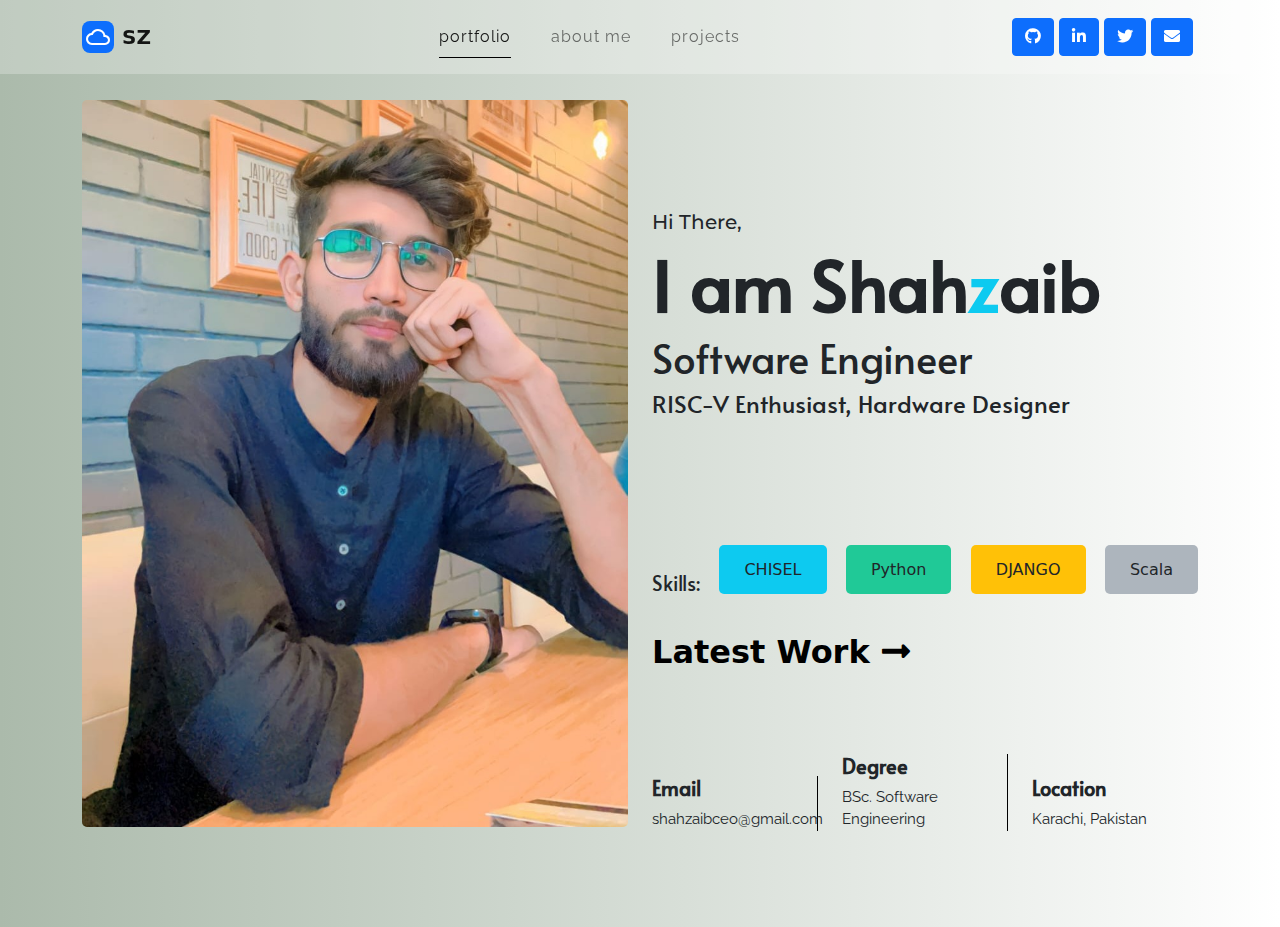
<file: index.html>
<!DOCTYPE html>
<html lang="en">

<head>
    <meta charset="utf-8">
    <meta name="viewport" content="width=device-width, initial-scale=1.0, shrink-to-fit=no">
    <title>potrfolio2</title>
    <link rel="stylesheet" href="assets/bootstrap/css/bootstrap.min.css">
    <link rel="stylesheet" href="https://fonts.googleapis.com/css?family=Alata&amp;display=swap">
    <link rel="stylesheet" href="https://fonts.googleapis.com/css?family=Alatsi&amp;display=swap">
    <link rel="stylesheet" href="https://fonts.googleapis.com/css?family=Heebo&amp;display=swap">
    <link rel="stylesheet" href="https://fonts.googleapis.com/css?family=Montserrat&amp;display=swap">
    <link rel="stylesheet" href="https://fonts.googleapis.com/css?family=Nunito:200,200i,300,300i,400,400i,600,600i,700,700i,800,800i,900,900i">
    <link rel="stylesheet" href="https://fonts.googleapis.com/css?family=Raleway&amp;display=swap">
    <link rel="stylesheet" href="https://fonts.googleapis.com/css?family=Ubuntu&amp;display=swap">
    <link rel="stylesheet" href="assets/fonts/fontawesome-all.min.css">
    <link rel="stylesheet" href="assets/fonts/material-icons.min.css">
    <link rel="stylesheet" href="https://cdnjs.cloudflare.com/ajax/libs/OwlCarousel2/2.3.4/assets/owl.carousel.min.css">
    <link rel="stylesheet" href="assets/css/Navbar-Centered-Brand-icons.css">
    <link rel="stylesheet" href="assets/css/News-Cards.css">
    <link rel="stylesheet" href="assets/css/OwlCarousel-2.css">
    <link rel="stylesheet" href="assets/css/s-product-catalog-product0.css">
    <link rel="stylesheet" href="assets/css/s-product-catalog-product1.css">
    <link rel="stylesheet" href="assets/css/s-product-catalog.css">
    <link rel="stylesheet" href="assets/css/styles.css">
</head>

<body>
    <nav class="navbar navbar-light navbar-expand-md py-3 fixed-top" style="background: rgba(255,255,255,0.25);">
        <div class="container"><a class="navbar-brand d-flex align-items-center" href="#"><span class="bs-icon-sm bs-icon-rounded bs-icon-primary d-flex justify-content-center align-items-center me-2 bs-icon" style="background: var(--bs-blue);"><i class="material-icons">cloud_queue</i></span><span style="font-weight: bold;">SZ</span></a><button data-bs-toggle="collapse" class="navbar-toggler" data-bs-target="#navcol-3"><span class="visually-hidden">Toggle navigation</span><span class="navbar-toggler-icon"></span></button>
            <div class="collapse navbar-collapse" id="navcol-3">
                <ul class="navbar-nav mx-auto">
                    <li class="nav-item"><a class="nav-link active" href="index.html">portfolio</a></li>
                    <li class="nav-item"><a class="nav-link" href="about.html">about me</a></li>
                    <li class="nav-item"><a class="nav-link" href="projects.html">projects</a></li>
                </ul><a href="https://github.com/shahzaibk23" target="_blank"><button class="btn btn-primary" type="button"><i class="fab fa-github"></i></button></a><a href="https://www.linkedin.com/in/shahzaib-kashif-2655a1178/" target="_blank"><button class="btn btn-primary" type="button"><i class="fab fa-linkedin-in"></i></button></a><a href="https://twitter.com/shahzaib_kash" target="_blank"><button class="btn btn-primary" type="button"><i class="fab fa-twitter"></i></button></a><a href="mailto:shahzaibceo@gmail.com"><button class="btn btn-primary" type="button"><i class="fas fa-envelope"></i></button></a>
            </div>
        </div>
    </nav>
    <section id="portfolio" style="/*display: none;*/padding-top: 100px;background: linear-gradient(to right, #abbaab, #ffffff);padding-bottom: 100px;">
        <div class="container">
            <div class="row">
                <div class="col-md-6"><img src="assets/img/WhatsApp%20Image%202022-08-02%20at%2011.11.33%20PM.jpg" style="width: 100%;"></div>
                <div class="col-md-6">
                    <div class="d-flex align-items-center" style="height: 60%;">
                        <div>
                            <h5 style="font-family: Montserrat, sans-serif;">Hi There,</h5>
                            <h1 style="font-family: Alata, sans-serif;font-weight: bold;font-size: 70px;">I am Shah<span style="color: var(--bs-cyan);">z</span>aib</h1>
                            <h1 style="font-family: Alata, sans-serif;">Software Engineer</h1>
                            <h4 style="font-family: Alata, sans-serif;">RISC-V Enthusiast, Hardware Designer</h4>
                        </div>
                    </div>
                    <div style="height: 30%;">
                        <div class="d-flex justify-content-between align-items-center" style="margin-bottom: 30px;">
                            <h5 style="font-family: Alata, sans-serif;margin-top: 35px;">Skills:</h5>
                            <div style="padding: 15px 25px;background: var(--bs-cyan);border-radius: 5px;">
                                <h6 style="margin-bottom: 0px;">CHISEL</h6>
                            </div>
                            <div style="padding: 15px 25px;background: var(--bs-teal);border-radius: 5px;">
                                <h6 style="margin-bottom: 0px;">Python</h6>
                            </div>
                            <div style="padding: 15px 25px;background: var(--bs-yellow);border-radius: 5px;">
                                <h6 style="margin-bottom: 0px;">DJANGO</h6>
                            </div>
                            <div style="padding: 15px 25px;background: var(--bs-gray-500);border-radius: 5px;">
                                <h6 style="margin-bottom: 0px;">Scala</h6>
                            </div>
                        </div><a href="projects.html" style="color: black;text-decoration: none;">
                            <h2 style="font-weight: bold;">Latest Work<i class="fas fa-long-arrow-alt-right" style="margin-left: 12px;"></i></h2>
                        </a>
                    </div>
                    <div class="row" style="height: 10%;">
                        <div class="col col-md-4" style="margin-top: auto;">
                            <div class="info-box">
                                <h5 style="font-family: Alata, sans-serif;font-weight: bold;">Email</h5>
                                <p style="font-size: 15px;font-family: Raleway, sans-serif;">shahzaibceo@gmail.com</p>
                            </div>
                        </div>
                        <div class="col col-md-4" style="margin-top: auto;">
                            <div class="info-box">
                                <h5 style="font-family: Alata, sans-serif;font-weight: bold;">Degree</h5>
                                <p style="font-size: 15px;font-family: Raleway, sans-serif;">BSc. Software Engineering</p>
                            </div>
                        </div>
                        <div class="col col-md-4" style="margin-top: auto;">
                            <div>
                                <h5 style="font-family: Alata, sans-serif;font-weight: bold;">Location</h5>
                                <p style="font-size: 15px;font-family: Raleway, sans-serif;">Karachi, Pakistan</p>
                            </div>
                        </div>
                    </div>
                </div>
            </div>
        </div>
    </section>
    <script src="assets/bootstrap/js/bootstrap.min.js"></script>
    <script src="assets/js/card-header-with-tooltip-and-icon.js"></script>
    <script src="https://cdnjs.cloudflare.com/ajax/libs/jquery/3.3.1/jquery.min.js"></script>
    <script src="https://cdnjs.cloudflare.com/ajax/libs/OwlCarousel2/2.3.4/owl.carousel.min.js"></script>
    <script src="assets/js/OwlCarousel-2.js"></script>
    <script src="assets/js/script.js"></script>
</body>

</html>
</file>
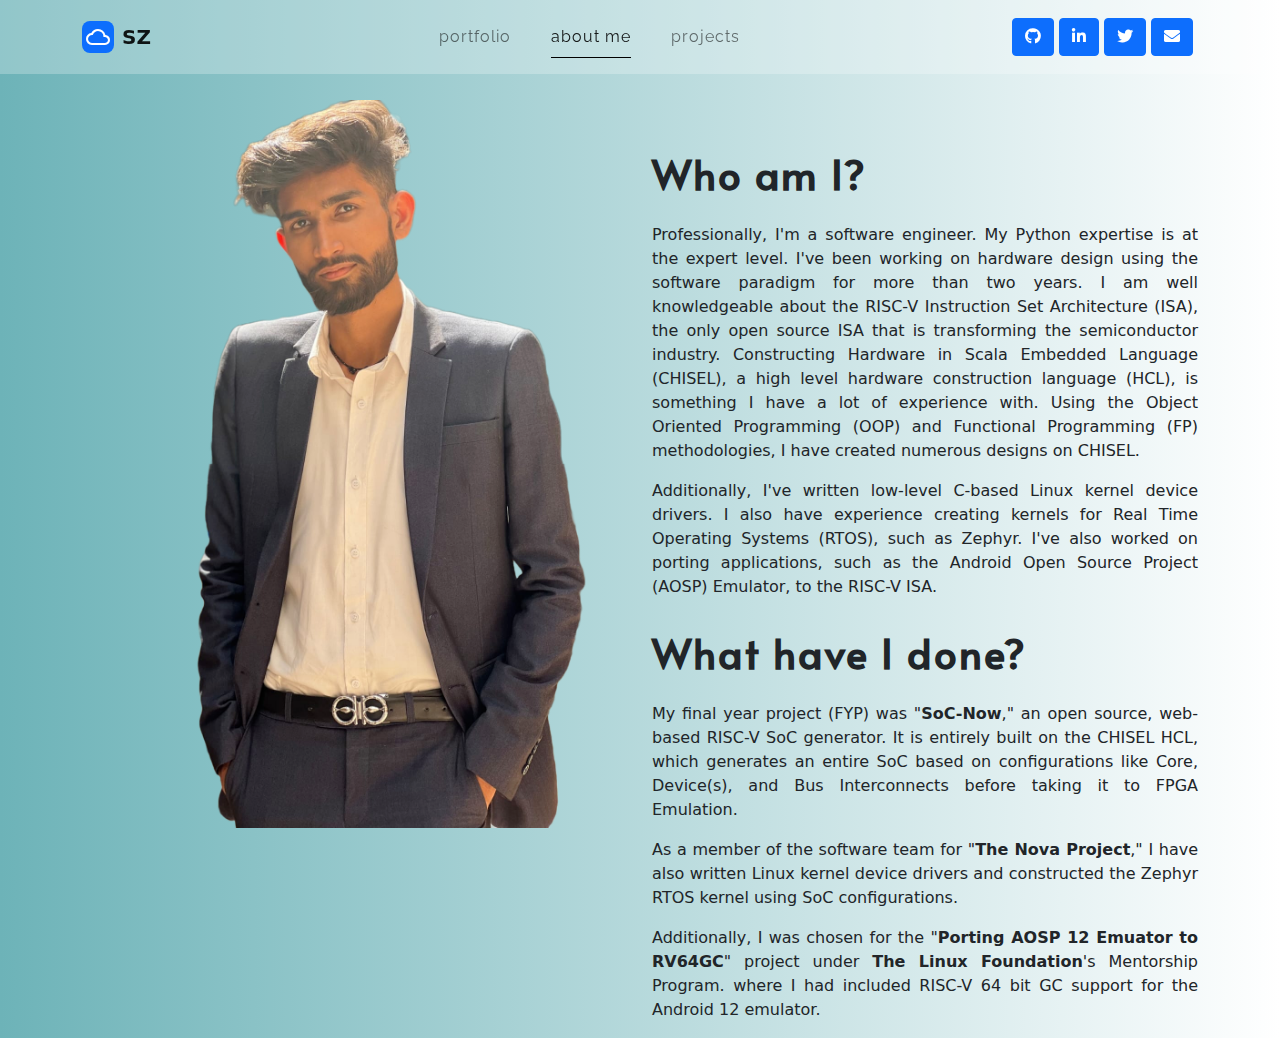
<file: about.html>
<!DOCTYPE html>
<html lang="en">

<head>
    <meta charset="utf-8">
    <meta name="viewport" content="width=device-width, initial-scale=1.0, shrink-to-fit=no">
    <title>potrfolio2</title>
    <link rel="stylesheet" href="assets/bootstrap/css/bootstrap.min.css">
    <link rel="stylesheet" href="https://fonts.googleapis.com/css?family=Alata&amp;display=swap">
    <link rel="stylesheet" href="https://fonts.googleapis.com/css?family=Alatsi&amp;display=swap">
    <link rel="stylesheet" href="https://fonts.googleapis.com/css?family=Heebo&amp;display=swap">
    <link rel="stylesheet" href="https://fonts.googleapis.com/css?family=Montserrat&amp;display=swap">
    <link rel="stylesheet" href="https://fonts.googleapis.com/css?family=Nunito:200,200i,300,300i,400,400i,600,600i,700,700i,800,800i,900,900i">
    <link rel="stylesheet" href="https://fonts.googleapis.com/css?family=Raleway&amp;display=swap">
    <link rel="stylesheet" href="https://fonts.googleapis.com/css?family=Ubuntu&amp;display=swap">
    <link rel="stylesheet" href="assets/fonts/fontawesome-all.min.css">
    <link rel="stylesheet" href="assets/fonts/material-icons.min.css">
    <link rel="stylesheet" href="https://cdnjs.cloudflare.com/ajax/libs/OwlCarousel2/2.3.4/assets/owl.carousel.min.css">
    <link rel="stylesheet" href="assets/css/Navbar-Centered-Brand-icons.css">
    <link rel="stylesheet" href="assets/css/News-Cards.css">
    <link rel="stylesheet" href="assets/css/OwlCarousel-2.css">
    <link rel="stylesheet" href="assets/css/s-product-catalog-product0.css">
    <link rel="stylesheet" href="assets/css/s-product-catalog-product1.css">
    <link rel="stylesheet" href="assets/css/s-product-catalog.css">
    <link rel="stylesheet" href="assets/css/styles.css">
</head>

<body>
    <nav class="navbar navbar-light navbar-expand-md py-3 fixed-top" style="background: rgba(255,255,255,0.25);">
        <div class="container"><a class="navbar-brand d-flex align-items-center" href="#"><span class="bs-icon-sm bs-icon-rounded bs-icon-primary d-flex justify-content-center align-items-center me-2 bs-icon" style="background: var(--bs-blue);"><i class="material-icons">cloud_queue</i></span><span style="font-weight: bold;">SZ</span></a><button data-bs-toggle="collapse" class="navbar-toggler" data-bs-target="#navcol-3"><span class="visually-hidden">Toggle navigation</span><span class="navbar-toggler-icon"></span></button>
            <div class="collapse navbar-collapse" id="navcol-3">
                <ul class="navbar-nav mx-auto">
                    <li class="nav-item"><a class="nav-link" href="index.html">portfolio</a></li>
                    <li class="nav-item"><a class="nav-link active" href="about.html">about me</a></li>
                    <li class="nav-item"><a class="nav-link" href="projects.html">projects</a></li>
                </ul><a href="https://github.com/shahzaibk23" target="_blank"><button class="btn btn-primary" type="button"><i class="fab fa-github"></i></button></a><a href="https://www.linkedin.com/in/shahzaib-kashif-2655a1178/" target="_blank"><button class="btn btn-primary" type="button"><i class="fab fa-linkedin-in"></i></button></a><a href="https://twitter.com/shahzaib_kash" target="_blank"><button class="btn btn-primary" type="button"><i class="fab fa-twitter"></i></button></a><a href="mailto:shahzaibceo@gmail.com"><button class="btn btn-primary" type="button"><i class="fas fa-envelope"></i></button></a>
            </div>
        </div>
    </nav>
    <section id="about" style="padding-top: 100px;background: linear-gradient(to right, #6db3b8, #ffffff);">
        <div class="container">
            <div class="row">
                <div class="col-md-6"><img src="assets/img/me.png" style="width: 100%;"></div>
                <div class="col-md-6" style="/*overflow: scroll;*/">
                    <div style="height: 60%;padding-top: 50px;/*overflow-y: scroll;*/">
                        <h1 style="font-family: Alata, sans-serif;font-weight: bold;letter-spacing: 2px;">Who am I?</h1>
                        <p style="text-align: justify;margin-top: 25px;">Professionally, I'm a software engineer. My Python expertise is at the expert level. I've been working on hardware design using the software paradigm for more than two years.&nbsp;I am well knowledgeable about the RISC-V Instruction Set Architecture (ISA), the only open source ISA that is transforming the semiconductor industry. Constructing Hardware in Scala Embedded Language (CHISEL), a high level hardware construction language (HCL), is something I have a lot of experience with. Using the Object Oriented Programming (OOP) and Functional Programming (FP) methodologies, I have created numerous designs on CHISEL.<br></p>
                        <p style="text-align: justify;">Additionally, I've written low-level C-based Linux kernel device drivers. I also have experience creating kernels for Real Time Operating Systems (RTOS), such as Zephyr. I've also worked on porting applications, such as the Android Open Source Project (AOSP) Emulator, to the RISC-V ISA.<br></p>
                        <h1 style="font-family: Alata, sans-serif;font-weight: bold;letter-spacing: 2px;margin-top: 30px;">What have I done?</h1>
                        <p style="text-align: justify;margin-top: 25px;">My final year project (FYP) was "<strong>SoC-Now</strong>," an open source, web-based RISC-V SoC generator. It is entirely built on the CHISEL HCL, which generates an entire SoC based on configurations like Core, Device(s), and Bus Interconnects before taking it to FPGA Emulation.<br></p>
                        <p style="text-align: justify;">As a member of the software team for "<strong>The Nova Project</strong>," I have also written Linux kernel device drivers and constructed the Zephyr RTOS kernel using SoC configurations.<br></p>
                        <p style="text-align: justify;">Additionally, I was chosen for the "<strong>Porting AOSP 12 Emuator to RV64GC</strong>" project under <strong>The Linux Foundation</strong>'s Mentorship Program. where I had included RISC-V 64 bit GC support for the Android 12 emulator.<br></p><div data-iframe-width="300" data-iframe-height="270" data-share-badge-id="63a8ad90-7480-4cf1-b713-0a16184bcddb" data-share-badge-host="https://www.credly.com"></div><script type="text/javascript" async src="//cdn.credly.com/assets/utilities/embed.js"></script>
                    </div>
                </div>
            </div>
        </div>
    </section>
    <script src="assets/bootstrap/js/bootstrap.min.js"></script>
    <script src="assets/js/card-header-with-tooltip-and-icon.js"></script>
    <script src="https://cdnjs.cloudflare.com/ajax/libs/jquery/3.3.1/jquery.min.js"></script>
    <script src="https://cdnjs.cloudflare.com/ajax/libs/OwlCarousel2/2.3.4/owl.carousel.min.js"></script>
    <script src="assets/js/OwlCarousel-2.js"></script>
    <script src="assets/js/script.js"></script>
</body>

</html>
</file>
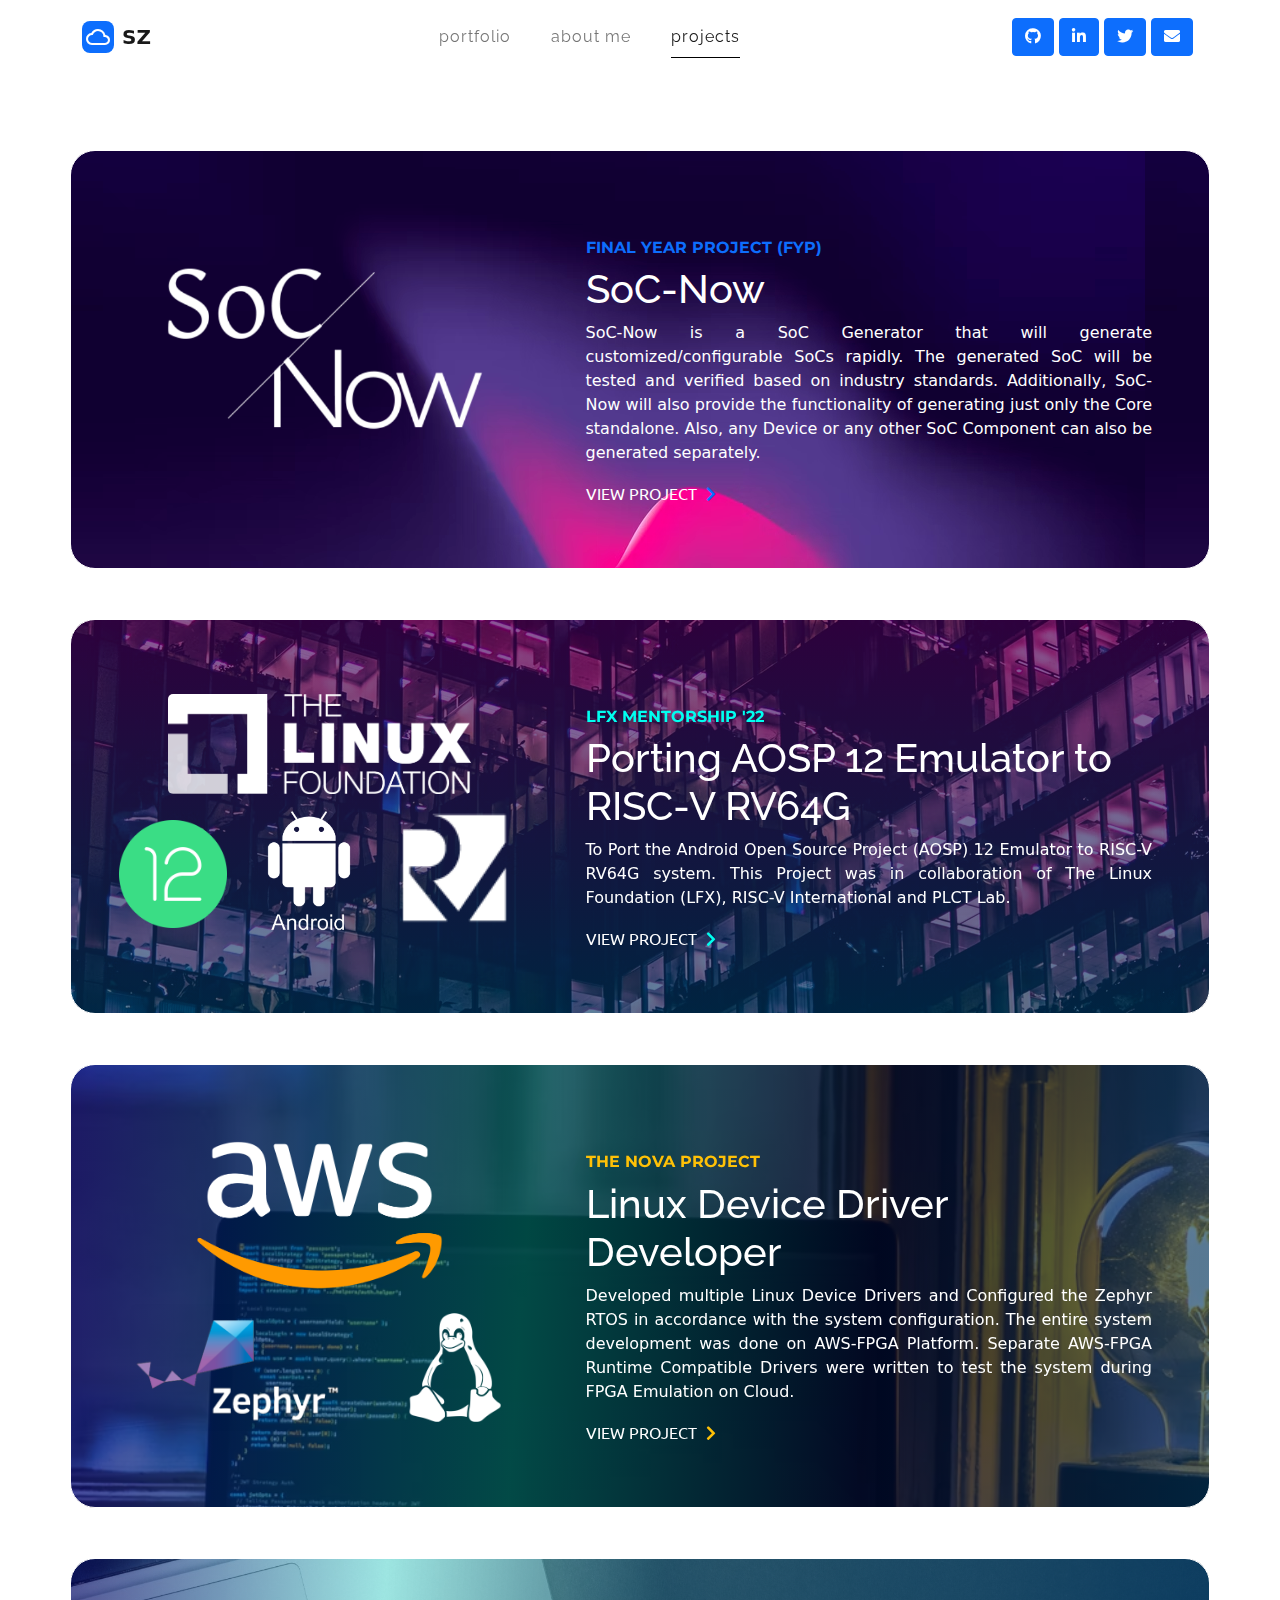
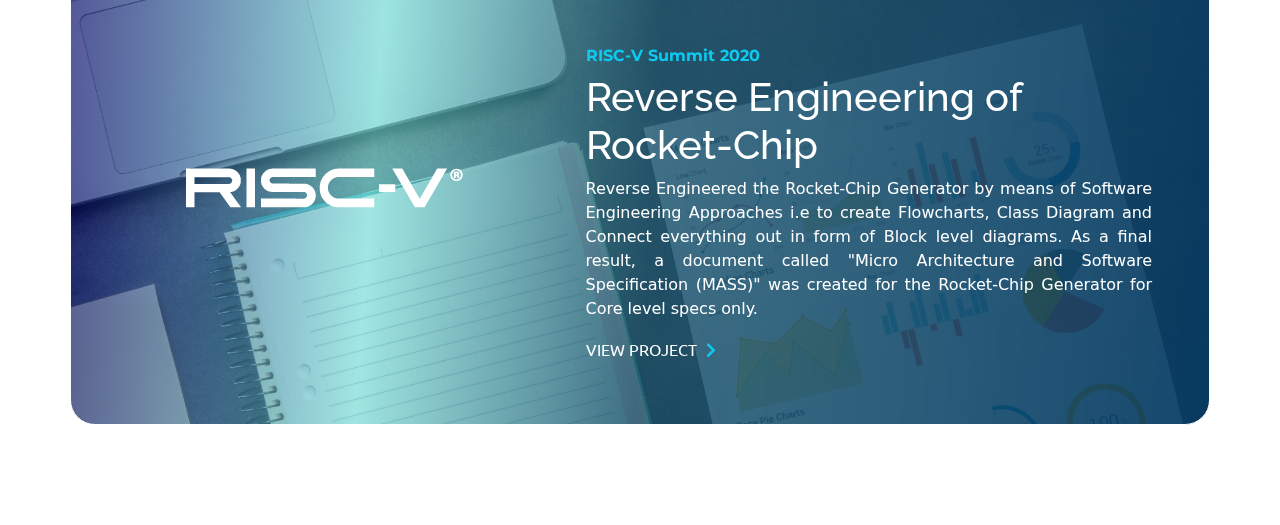
<file: projects.html>
<!DOCTYPE html>
<html lang="en">

<head>
    <meta charset="utf-8">
    <meta name="viewport" content="width=device-width, initial-scale=1.0, shrink-to-fit=no">
    <title>potrfolio2</title>
    <link rel="stylesheet" href="assets/bootstrap/css/bootstrap.min.css">
    <link rel="stylesheet" href="https://fonts.googleapis.com/css?family=Alata&amp;display=swap">
    <link rel="stylesheet" href="https://fonts.googleapis.com/css?family=Alatsi&amp;display=swap">
    <link rel="stylesheet" href="https://fonts.googleapis.com/css?family=Heebo&amp;display=swap">
    <link rel="stylesheet" href="https://fonts.googleapis.com/css?family=Montserrat&amp;display=swap">
    <link rel="stylesheet" href="https://fonts.googleapis.com/css?family=Nunito:200,200i,300,300i,400,400i,600,600i,700,700i,800,800i,900,900i">
    <link rel="stylesheet" href="https://fonts.googleapis.com/css?family=Raleway&amp;display=swap">
    <link rel="stylesheet" href="https://fonts.googleapis.com/css?family=Ubuntu&amp;display=swap">
    <link rel="stylesheet" href="assets/fonts/fontawesome-all.min.css">
    <link rel="stylesheet" href="assets/fonts/material-icons.min.css">
    <link rel="stylesheet" href="https://cdnjs.cloudflare.com/ajax/libs/OwlCarousel2/2.3.4/assets/owl.carousel.min.css">
    <link rel="stylesheet" href="assets/css/Navbar-Centered-Brand-icons.css">
    <link rel="stylesheet" href="assets/css/News-Cards.css">
    <link rel="stylesheet" href="assets/css/OwlCarousel-2.css">
    <link rel="stylesheet" href="assets/css/s-product-catalog-product0.css">
    <link rel="stylesheet" href="assets/css/s-product-catalog-product1.css">
    <link rel="stylesheet" href="assets/css/s-product-catalog.css">
    <link rel="stylesheet" href="assets/css/styles.css">
</head>

<body>
    <nav class="navbar navbar-light navbar-expand-md py-3 fixed-top" style="background: rgba(255,255,255,0.25);">
        <div class="container"><a class="navbar-brand d-flex align-items-center" href="#"><span class="bs-icon-sm bs-icon-rounded bs-icon-primary d-flex justify-content-center align-items-center me-2 bs-icon" style="background: var(--bs-blue);"><i class="material-icons">cloud_queue</i></span><span style="font-weight: bold;">SZ</span></a><button data-bs-toggle="collapse" class="navbar-toggler" data-bs-target="#navcol-3"><span class="visually-hidden">Toggle navigation</span><span class="navbar-toggler-icon"></span></button>
            <div class="collapse navbar-collapse" id="navcol-3">
                <ul class="navbar-nav mx-auto">
                    <li class="nav-item"><a class="nav-link" href="index.html">portfolio</a></li>
                    <li class="nav-item"><a class="nav-link" href="about.html">about me</a></li>
                    <li class="nav-item"><a class="nav-link active" href="projects.html">projects</a></li>
                </ul><a href="https://github.com/shahzaibk23" target="_blank"><button class="btn btn-primary" type="button"><i class="fab fa-github"></i></button></a><a href="https://www.linkedin.com/in/shahzaib-kashif-2655a1178/" target="_blank"><button class="btn btn-primary" type="button"><i class="fab fa-linkedin-in"></i></button></a><a href="https://twitter.com/shahzaib_kash" target="_blank"><button class="btn btn-primary" type="button"><i class="fab fa-twitter"></i></button></a><a href="mailto:shahzaibceo@gmail.com"><button class="btn btn-primary" type="button"><i class="fas fa-envelope"></i></button></a>
            </div>
        </div>
    </nav>
    <section id="projects" style="padding-bottom: 100px;/*background: linear-gradient(to right, #abbaab, #ffffff);*/padding-top: 100px;">
        <div class="container" style="padding-top: 50px;color: var(--bs-indigo);">
            <div class="row" style="padding: 47px 20px;border-radius: 25px;background: url(&quot;assets/img/clipboard-image-3.png&quot;);border: 1px solid #ffffff;color: white;">
                <div class="col-md-5" style="align-items: center;display: flex;"><img src="assets/img/clipboard-image-1.png" style="width: 100%;/*box-shadow: 10px 10px 0px 0px #3BB4C1;*//*border: 1px solid #048998;*/"></div>
                <div class="col-md-7" style="padding-top: 40px;">
                    <div style="padding: 0 25px;height: 100%;border: 1px none #3BB4C1 ;">
                        <h6 style="font-family: Montserrat, sans-serif;color: var(--bs-blue);font-weight: bold;">FINAL YEAR PROJECT (FYP)</h6>
                        <h1 style="font-family: Raleway, sans-serif;">SoC-Now</h1>
                        <p style="text-align: justify;">SoC-Now is a SoC Generator that will generate customized/configurable SoCs rapidly. The generated SoC will be tested and verified based on industry standards. Additionally, SoC-Now will also provide the functionality of generating just only the Core standalone. Also, any Device or any other SoC Component can also be generated separately.</p><a href="https://github.com/merledu/SoC-Now-Generator" style="color: white;text-decoration: none;" target="_blank">
                            <p style="text-align: justify;font-family: Ubuntu, sans-serif;">VIEW PROJECT<i class="fas fa-chevron-right" style="margin-left: 9px;color: var(--bs-blue);"></i></p>
                        </a>
                    </div>
                </div>
            </div>
            <div class="row" style="padding: 47px 20px;border-radius: 25px;background: linear-gradient(rgba(71,0,89,0.64), rgba(0,55,96,0.63)), url(&quot;assets/img/clipboard-image-6.png&quot;);border: 1px solid #ffffff;color: white;margin-top: 50px;filter: blur(0px);">
                <div class="col-md-5" style="align-items: center;display: flex;justify-content: center;">
                    <div style="text-align: center;"><img src="assets/img/linux-foundation-vert-white.png" style="width: 70%;/*box-shadow: 10px 10px 0px 0px #3BB4C1;*//*border: 1px solid #048998;*/">
                        <div style="display: flex;align-items: center;justify-content: space-around;margin-top: 15px;"><img src="assets/img/clipboard-image-4.png" style="width: 25%;/*box-shadow: 10px 10px 0px 0px #3BB4C1;*//*border: 1px solid #048998;*/"><img src="assets/img/[CITYPNG.COM]PNG%20White%20Android%20Robot%20Logo%20Icon%20-%202582x3365.png" style="width: 23%;/*box-shadow: 10px 10px 0px 0px #3BB4C1;*//*border: 1px solid #048998;*/"><img src="assets/img/RISC-V_Roadshow_Logo.png" style="width: 30%;/*box-shadow: 10px 10px 0px 0px #3BB4C1;*//*border: 1px solid #048998;*/" width="130" height="130"></div>
                    </div>
                </div>
                <div class="col-md-7" style="padding-top: 40px;">
                    <div style="padding: 0 25px;height: 100%;border: 1px none #3BB4C1 ;">
                        <h6 style="font-family: Montserrat, sans-serif;color: #00fff0;font-weight: bold;border-color: #6100ff;">LFX MENTORSHIP '22</h6>
                        <h1 style="font-family: Raleway, sans-serif;">Porting AOSP 12 Emulator to RISC-V RV64G</h1>
                        <p style="text-align: justify;">To Port the Android Open Source Project (AOSP) 12 Emulator to RISC-V RV64G system. This Project was in collaboration of The Linux Foundation (LFX), RISC-V International and PLCT Lab.</p><a href="https://mentorship.lfx.linuxfoundation.org/project/19794b46-5311-4fcc-86dd-6393061fb7ec" style="color: white;text-decoration: none;" target="_blank">
                            <p style="text-align: justify;font-family: Ubuntu, sans-serif;">VIEW PROJECT<i class="fas fa-chevron-right" style="margin-left: 9px;color: #00fff0;"></i></p>
                        </a>
                    </div>
                </div>
            </div>
            <div class="row" style="padding: 47px 20px;border-radius: 25px;background: linear-gradient(94deg, rgba(2,0,118,0.64), rgba(0,112,105,0.6359583333333333) 40%, rgba(0,11,51,0.6330205439814814) 70%, rgba(0,55,96,0.63) 100%), url(&quot;assets/img/clipboard-image-12.png&quot;) center / cover no-repeat;border: 1px solid #ffffff;color: white;margin-top: 50px;filter: blur(0px);">
                <div class="col-md-5" style="align-items: center;display: flex;justify-content: center;">
                    <div style="text-align: center;"><img src="assets/img/clipboard-image-8.png" style="width: 57%;/*box-shadow: 10px 10px 0px 0px #3BB4C1;*//*border: 1px solid #048998;*/">
                        <div style="display: flex;align-items: center;justify-content: space-around;margin-top: 15px;"><img src="assets/img/clipboard-image-10.png" style="width: 50%;/*box-shadow: 10px 10px 0px 0px #3BB4C1;*//*border: 1px solid #048998;*/"><img src="assets/img/clipboard-image-11.png" style="width: 25%;/*box-shadow: 10px 10px 0px 0px #3BB4C1;*//*border: 1px solid #048998;*/"></div>
                    </div>
                </div>
                <div class="col-md-7" style="padding-top: 40px;">
                    <div style="padding: 0 25px;height: 100%;border: 1px none #3BB4C1 ;">
                        <h6 style="font-family: Montserrat, sans-serif;color: var(--bs-yellow);font-weight: bold;">THE NOVA PROJECT</h6>
                        <h1 style="font-family: Raleway, sans-serif;">Linux Device Driver Developer</h1>
                        <p style="text-align: justify;">Developed multiple Linux Device Drivers and Configured the Zephyr RTOS in accordance with the system configuration. The entire system development was done on AWS-FPGA Platform. Separate AWS-FPGA Runtime Compatible Drivers were written to test the system during FPGA Emulation on Cloud.</p><a href="https://github.com/The-Nova-Project/Runtime-Drivers" style="color: white;text-decoration: none;" target="_blank">
                            <p style="text-align: justify;font-family: Ubuntu, sans-serif;">VIEW PROJECT<i class="fas fa-chevron-right" style="margin-left: 9px;color: var(--bs-yellow);"></i></p>
                        </a>
                    </div>
                </div>
            </div>
            <div class="row" style="padding: 47px 20px;border-radius: 25px;background: linear-gradient(94deg, rgba(2,0,98,0.64), rgba(117,225,216,0.6359583333333333) 27%, rgba(22,81,106,0.81) 51%, rgba(0,55,96,0.91) 100%, rgba(5,62,101,0.899050846651446) 100%), url(&quot;assets/img/pexels-lukas-669616.jpg&quot;) center / cover no-repeat;border: 1px solid #ffffff;color: white;margin-top: 50px;filter: blur(0px);">
                <div class="col-md-5" style="align-items: center;display: flex;justify-content: center;">
                    <div style="text-align: center;"><img src="assets/img/image%20(1).png" style="width: 100%;/*box-shadow: 10px 10px 0px 0px #3BB4C1;*//*border: 1px solid #048998;*/"></div>
                </div>
                <div class="col-md-7" style="padding-top: 40px;">
                    <div style="padding: 0 25px;height: 100%;border: 1px none #3BB4C1 ;">
                        <h6 style="font-family: Montserrat, sans-serif;color: var(--bs-info);font-weight: bold;">RISC-V Summit 2020</h6>
                        <h1 style="font-family: Raleway, sans-serif;">Reverse Engineering of Rocket-Chip</h1>
                        <p style="text-align: justify;">Reverse Engineered the Rocket-Chip Generator by means of Software Engineering Approaches i.e to create Flowcharts, Class Diagram and Connect everything out in form of Block level diagrams. As a final result, a document called "Micro Architecture and Software Specification (MASS)" was created for the Rocket-Chip Generator for Core level specs only.</p><a href="https://www.youtube.com/watch?v=3d5PeaNCsZo&amp;t=78s&amp;ab_channel=RISC-VInternational" style="color: white;text-decoration: none;" target="_blank">
                            <p style="text-align: justify;font-family: Ubuntu, sans-serif;">VIEW PROJECT<i class="fas fa-chevron-right" style="margin-left: 9px;color: var(--bs-info);"></i></p>
                        </a>
                    </div>
                </div>
            </div>
        </div>
    </section>
    <script src="assets/bootstrap/js/bootstrap.min.js"></script>
    <script src="assets/js/card-header-with-tooltip-and-icon.js"></script>
    <script src="https://cdnjs.cloudflare.com/ajax/libs/jquery/3.3.1/jquery.min.js"></script>
    <script src="https://cdnjs.cloudflare.com/ajax/libs/OwlCarousel2/2.3.4/owl.carousel.min.js"></script>
    <script src="assets/js/OwlCarousel-2.js"></script>
    <script src="assets/js/script.js"></script>
</body>

</html>
</file>
<file: assets/css/Navbar-Centered-Brand-icons.css>
.bs-icon {
  --bs-icon-size: .75rem;
  display: flex;
  flex-shrink: 0;
  justify-content: center;
  align-items: center;
  font-size: var(--bs-icon-size);
  width: calc(var(--bs-icon-size) * 2);
  height: calc(var(--bs-icon-size) * 2);
  color: var(--bs-primary);
}

.bs-icon-xs {
  --bs-icon-size: 1rem;
  width: calc(var(--bs-icon-size) * 1.5);
  height: calc(var(--bs-icon-size) * 1.5);
}

.bs-icon-sm {
  --bs-icon-size: 1rem;
}

.bs-icon-md {
  --bs-icon-size: 1.5rem;
}

.bs-icon-lg {
  --bs-icon-size: 2rem;
}

.bs-icon-xl {
  --bs-icon-size: 2.5rem;
}

.bs-icon.bs-icon-primary {
  color: var(--bs-white);
  background: var(--bs-primary);
}

.bs-icon.bs-icon-primary-light {
  color: var(--bs-primary);
  background: rgba(var(--bs-primary-rgb), .2);
}

.bs-icon.bs-icon-semi-white {
  color: var(--bs-primary);
  background: rgba(255, 255, 255, .5);
}

.bs-icon.bs-icon-rounded {
  border-radius: .5rem;
}

.bs-icon.bs-icon-circle {
  border-radius: 50%;
}

.info-box {
  border-right: 1px solid #000000;
}
</file>
<file: assets/css/News-Cards.css>
.snip1527 {
  box-shadow: 0 0 5px rgba(0, 0, 0, 0.15);
  color: #ffffff;
  float: left;
  font-family: 'Lato', Arial, sans-serif;
  font-size: 16px;
  margin: 10px 1%;
  max-width: 310px;
  min-width: 250px;
  overflow: hidden;
  position: relative;
  text-align: left;
  width: 100%;
}

.snip1527 * {
  -webkit-box-sizing: border-box;
  box-sizing: border-box;
  -webkit-transition: all 0.25s ease;
  transition: all 0.25s ease;
}

.snip1527 img {
  max-width: 100%;
  vertical-align: top;
  position: relative;
}

.snip1527 figcaption {
  padding: 25px 20px 25px;
  position: absolute;
  bottom: 0;
  z-index: 1;
}

.snip1527 figcaption:before {
  position: absolute;
  top: 0;
  bottom: 0;
  left: 0;
  right: 0;
  background: #700877;
  content: '';
  background: -moz-linear-gradient(90deg, #700877 0%, #ff2759 100%, #ff2759 100%);
  background: -webkit-linear-gradient(90deg, #700877 0%, #ff2759 100%, #ff2759 100%);
  background: linear-gradient(90deg, #700877 0%, #ff2759 100%, #ff2759 100%);
  opacity: 0.8;
  z-index: -1;
}

.snip1527 .date {
  background-color: #fff;
  border-radius: 50%;
  color: #700877;
  font-size: 18px;
  font-weight: 700;
  min-height: 48px;
  min-width: 48px;
  padding: 10px 0;
  position: absolute;
  right: 15px;
  text-align: center;
  text-transform: uppercase;
  top: -25px;
}

.snip1527 .date span {
  display: block;
  line-height: 14px;
}

.snip1527 .date .month {
  font-size: 11px;
}

.snip1527 h3, .snip1527 p {
  margin: 0;
  padding: 0;
}

.snip1527 h3 {
  display: inline-block;
  font-weight: 700;
  letter-spacing: -0.4px;
  margin-bottom: 5px;
}

.snip1527 p {
  font-size: 0.8em;
  line-height: 1.6em;
  margin-bottom: 0px;
}

.snip1527 a {
  left: 0;
  right: 0;
  top: 0;
  bottom: 0;
  position: absolute;
  z-index: 1;
}

.snip1527:hover img, .snip1527.hover img {
  -webkit-transform: scale(1.1);
  transform: scale(1.1);
}

img {
  border-radius: 5px;
}

img {
  border-radius: 5px;
}
</file>
<file: assets/css/OwlCarousel-2.css>
.Parag-Style {
  font-size: 12px;
  font-weight: 300;
  line-height: 18px;
  text-align: center;
}

@media (min-width: 768px) {
  .height-350 {
    height: 360px;
    position: relative;
  }
}

@media (min-width: 768px) {
  .height-100 {
    height: 100%;
  }
}

@media (min-width: 768px) {
  .bottom-0 {
    position: absolute;
    bottom: 0;
  }
}

@media (min-width: 768px) {
  .bottom-65 {
    position: absolute;
    top: 65%;
    margin-bottom: 10px;
  }
}

.Custom-Logo-Service {
  position: relative;
  background-color: var(--primary-color);
  border-radius: 50%;
  width: 82px;
  height: 82px;
}

.Justify-Flex-Center {
  display: flex;
  justify-content: center;
}

.Custom-Icon-Service {
  font-size: 30px;
  position: absolute;
  top: 50%;
  transform: translate(0px ,-50%);
}

.Custom-Logo-Service {
  position: relative;
  background-color: var(--third-color);
  border-radius: 50%;
  width: 82px;
  height: 82px;
}

.font-dark {
  color: var(--primary-color);
}

.font-gray-dark {
  color: var(--secondary-color);
}

.Custom-Card {
  display: flex;
  flex-direction: column;
  justify-content: center;
  align-items: center;
  padding: 10px 0px 10px 0px;
}

.Parag-Style {
  font-size: 12px;
  font-weight: 500;
  line-height: 18px;
  text-align: center;
}

.h3-spacing {
  margin: 20px 0px 20px 0px;
}

.weight-600 {
  font-weight: 600;
}

.weight-200 {
  font-weight: 200;
}

.unset-text-shadow {
  text-shadow: unset;
}

.Justify-Flex-Center {
  display: flex;
  justify-content: center;
  align-items: center;
}
</file>
<file: assets/css/s-product-catalog-product0.css>
* {
  box-sizing: border-box;
}

.product-inner {
  width: 300px;
  margin: 0 auto;
  background: white;
  text-align: center;
  border-bottom: 2px solid #ebebec;
  transition: .2s linear;
}

.product-inner:hover {
  border-color: #bca480;
}

.product-wrap {
  position: relative;
  overflow: hidden;
  margin-bottom: 15px;
}

.product-wrap img {
  display: block;
  width: 100%;
}

.actions {
  position: absolute;
  left: 0;
  bottom: -20%;
  width: 100%;
  background: rgba(59,62,67,0.75);
  transition: .3s linear;
}

.product-inner:hover .actions {
  bottom: 0;
}

.actions a {
  text-decoration: none;
  float: left;
  width: 33.33333333333333%;
  color: white;
  padding: 15px 0;
  transition: .2s linear;
}

.actions a:hover {
  background: rgba(59,62,67,0.85);
}

.actions a:before {
  font-family: "FontAwesome";
}

.add-to-cart:before {
  content: "\f07a";
}

.quickview:before {
  content: "\f002";
}

.wishlist:before {
  content: "\f08a";
}

.product-info {
  padding-bottom: 10px;
  font-family: 'Noto Sans', sans-serif;
}

.product-title {
  margin: 0 0 10px 0;
  font-family: 'Noto Sans', sans-serif;
}

.product-title a {
  text-decoration: none;
  color: #1e1e1e;
  font-weight: 400;
  font-size: 16px;
}

.price {
  font-weight: bold;
  color: #bca480;
}
</file>
<file: assets/css/s-product-catalog-product1.css>
* {
  box-sizing: border-box;
}

.border {
  width: 300px;
  margin: 0 auto;
  background: white;
  padding: 20px;
  border: 1px solid #F1E7E8;
}

.wrap {
  height: 100%;
  position: relative;
}

.product-wrap {
  position: relative;
}

.product-wrap:after {
  content: '';
  background: rgba(73, 102, 162, .5);
  position: absolute;
  left: 0;
  right: 0;
  bottom: 0;
  top: 0;
  opacity: 0;
  transform: scale(.3);
  transition: .3s ease-in-out;
}

.border:hover .product-wrap:after {
  opacity: 1;
  transform: scale(1);
}

.product-wrap a {
  display: block;
  text-decoration: none;
}

.product-wrap img {
  display: block;
  width: 100%;
}

.loop-action {
  position: absolute;
  left: 50%;
  top: 50%;
  opacity: 0;
  transform: translate(-50%, -50%);
  transition: .3s ease-in-out;
}

.border:hover .loop-action {
  opacity: 1;
}

.loop-action a {
  text-decoration: none;
  display: block;
  border: 1px solid white;
  white-space: nowrap;
  text-transform: uppercase;
  padding: .5em 1em;
  font-size: 14px;
  line-height: 1.6;
  outline: none;
  position: relative;
  overflow: hidden;
  text-align: center;
  color: white;
  min-width: 160px;
  margin: 5px auto;
  transition: .3s ease-in-out;
}

.loop-action a:after {
  content: '';
  position: absolute;
  left: -220%;
  top: -500%;
  width: 140%;
  height: 1000%;
  transform: rotate(45deg);
  background: white;
  z-index: -1;
  transition: .3s ease-in-out;
}

.loop-action a:hover {
  color: black;
}

.loop-action a:hover:after {
  left: 0%;
}

.border:hover {
  border-color: #4966A2;
}

.product-info {
  padding-top: 15px;
}

.stars {
  font-size: 14px;
  font-family: FontAwesome;
}

.stars:before {
  content: "\f005\f005\f005\f005\f123";
  color: #F2453E;
}

.product-title {
  font-weight: normal;
  font-family: "Open Sans";
  color: #162546;
  font-size: 18px;
}

.price {
  font-family: "Open Sans";
  color: #162546;
  font-style: italic;
  font-weight: bold;
}

.add-to-cart {
}

.loop-add-to-cart {
  background: rgba(255,28,28,0.5);
}
</file>
<file: assets/css/s-product-catalog.css>
* {
  box-sizing: border-box;
}

.product-inner {
  width: 300px;
  margin: 0 auto;
  background: white;
  text-align: center;
  border-bottom: 2px solid #ebebec;
  transition: .2s linear;
}

.product-inner:hover {
  border-color: #bca480;
}

.product-wrap {
  position: relative;
  overflow: hidden;
  margin-bottom: 15px;
}

.product-wrap img {
  display: block;
  width: 100%;
}

.actions {
  position: absolute;
  left: 0;
  bottom: -20%;
  width: 100%;
  background: rgba(59,62,67,0.75);
  transition: .3s linear;
}

.product-inner:hover .actions {
  bottom: 0;
}

.actions a {
  text-decoration: none;
  float: left;
  width: 33.33333333333333%;
  color: white;
  padding: 15px 0;
  transition: .2s linear;
}

.actions a:hover {
  background: rgba(59,62,67,0.85);
}

.actions a:before {
  font-family: "FontAwesome";
}

.add-to-cart:before {
  content: "\f07a";
}

.quickview:before {
  content: "\f002";
}

.wishlist:before {
  content: "\f08a";
}

.product-info {
  padding-bottom: 10px;
  font-family: 'Noto Sans', sans-serif;
}

.product-title {
  margin: 0 0 10px 0;
  font-family: 'Noto Sans', sans-serif;
}

.product-title a {
  text-decoration: none;
  color: #1e1e1e;
  font-weight: 400;
  font-size: 16px;
}

.price {
  font-weight: bold;
  color: #bca480;
}

* {
  box-sizing: border-box;
}

.border {
  width: 300px;
  margin: 0 auto;
  background: white;
  padding: 20px;
  border: 1px solid #F1E7E8;
}

.wrap {
  height: 100%;
  position: relative;
}

.product-wrap {
  position: relative;
}

.product-wrap:after {
  content: '';
  background: rgba(73, 102, 162, .5);
  position: absolute;
  left: 0;
  right: 0;
  bottom: 0;
  top: 0;
  opacity: 0;
  transform: scale(.3);
  transition: .3s ease-in-out;
}

.border:hover .product-wrap:after {
  opacity: 1;
  transform: scale(1);
}

.product-wrap a {
  display: block;
  text-decoration: none;
}

.product-wrap img {
  display: block;
  width: 100%;
}

.loop-action {
  position: absolute;
  left: 50%;
  top: 50%;
  opacity: 0;
  transform: translate(-50%, -50%);
  transition: .3s ease-in-out;
}

.border:hover .loop-action {
  opacity: 1;
}

.loop-action a {
  text-decoration: none;
  display: block;
  border: 1px solid white;
  white-space: nowrap;
  text-transform: uppercase;
  padding: .5em 1em;
  font-size: 14px;
  line-height: 1.6;
  outline: none;
  position: relative;
  overflow: hidden;
  text-align: center;
  color: white;
  min-width: 160px;
  margin: 5px auto;
  transition: .3s ease-in-out;
}

.loop-action a:after {
  content: '';
  position: absolute;
  left: -220%;
  top: -500%;
  width: 140%;
  height: 1000%;
  transform: rotate(45deg);
  background: white;
  z-index: -1;
  transition: .3s ease-in-out;
}

.loop-action a:hover {
  color: black;
}

.loop-action a:hover:after {
  left: 0%;
}

.border:hover {
  border-color: #4966A2;
}

.product-info {
  padding-top: 15px;
}

.stars {
  font-size: 14px;
  font-family: FontAwesome;
}

.stars:before {
  content: "\f005\f005\f005\f005\f123";
  color: #F2453E;
}

.product-title {
  font-weight: normal;
  font-family: "Open Sans";
  color: #162546;
  font-size: 18px;
}

.price {
  font-family: "Open Sans";
  color: #162546;
  font-style: italic;
  font-weight: bold;
}

.loop-add-to-cart {
  background: rgba(255,28,28,0.5);
}
</file>
<file: assets/css/styles.css>
.navbar-light .navbar-nav .nav-link.active, .navbar-light .navbar-nav .show > .nav-link {
  color: rgba(0,0,0,.9);
  /*padding: 8px 0px;*/
  /*margin: 0px 15px;*/
  border-bottom: 1px solid black;
}

.navbar-light .navbar-nav .nav-link:focus, .navbar-light .navbar-nav .nav-link:hover {
}

.nav-link:hover {
  border-bottom: 1px solid rgba(0,0,0,0.9);
}

.nav-link {
  /*color: black !important;*/
  padding: 8px 0px !important;
  margin: 0px 20px;
}

nav .btn {
  margin-right: 5px;
}

nav .btn:hover {
  background: white;
  border: 1px solid var(--bs-primary);
}

nav .btn:hover i {
  color: var(--bs-primary);
}

.nav-link {
  /*font-weight: bold;*/
  letter-spacing: 1px;
  font-family: 'Raleway';
}
</file>
